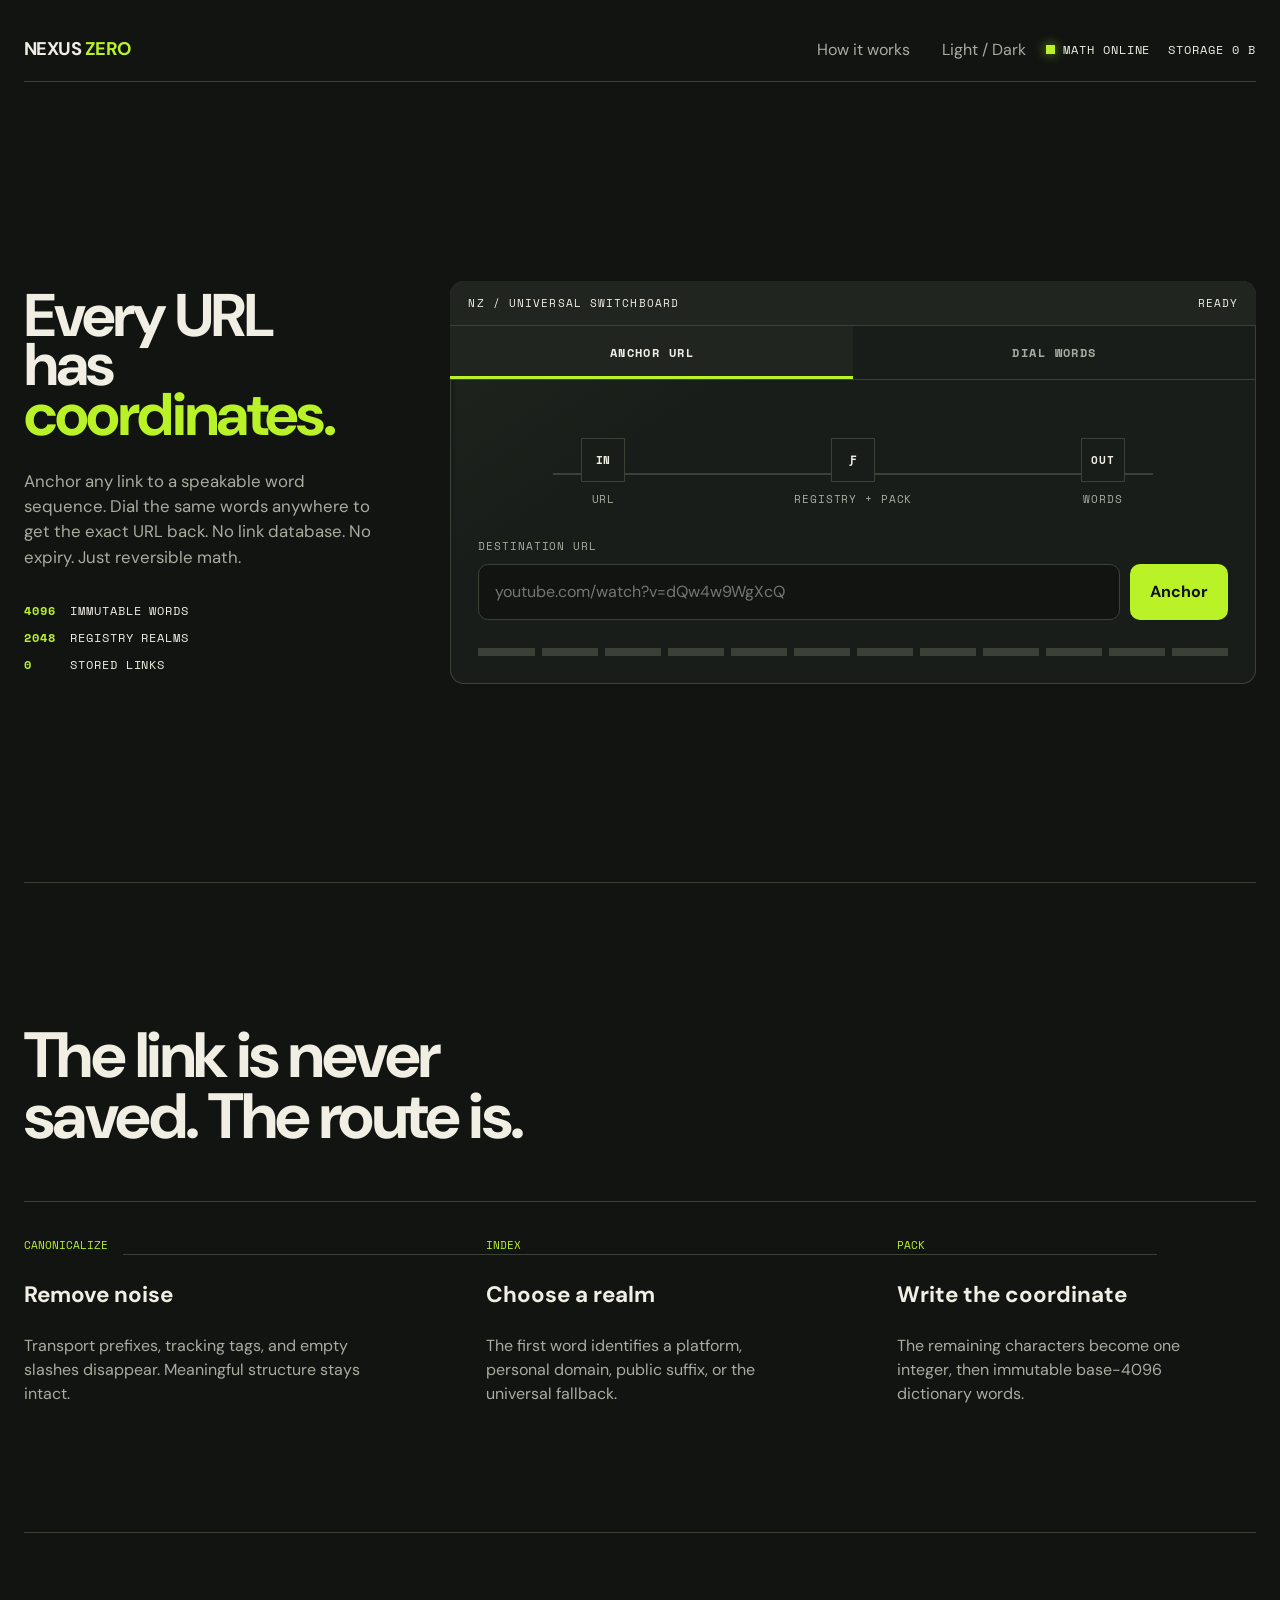
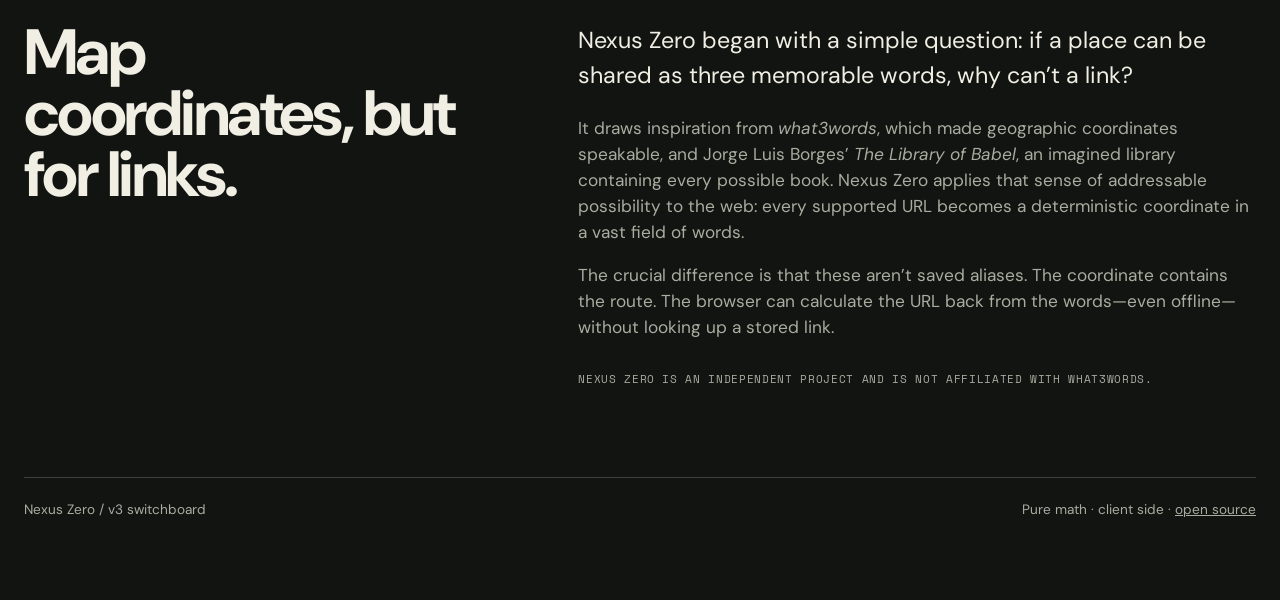
<file: index.html>
<!doctype html><html lang="en"><head><meta charset="utf-8"><meta name="viewport" content="width=device-width,initial-scale=1"><meta name="description" content="Turn URLs into permanent, speakable word coordinates with pure math."><title>Nexus Zero — URL coordinates, no database</title><link rel="stylesheet" href="styles.css"></head><body><main class="shell"><header class="mast"><a class="brand" href="./">NEXUS <i>ZERO</i></a><nav class="nav"><a href="how-it-works.html">How it works</a><button class="icon-btn" id="theme" aria-label="Toggle color theme">Light / Dark</button><span class="statusline"><span><i class="lamp"></i>Math online</span><span>Storage 0 B</span></span></nav></header>
<section class="hero"><div class="intro"><h1>Every URL has <span>coordinates.</span></h1><p>Anchor any link to a speakable word sequence. Dial the same words anywhere to get the exact URL back. No link database. No expiry. Just reversible math.</p><div class="truth"><b>4096</b><span>immutable words</span><b>2048</b><span>registry realms</span><b>0</b><span>stored links</span></div></div>
<section class="machine" aria-label="URL coordinate switchboard"><div class="machine-head"><span>NZ / Universal switchboard</span><span id="clock">Ready</span></div><div class="tabs" role="tablist"><button class="tab active" role="tab" aria-selected="true" data-mode="anchor">Anchor URL</button><button class="tab" role="tab" aria-selected="false" data-mode="dial">Dial words</button></div><div class="board"><div class="route" id="route"><div class="node"><b>IN</b><span id="route-in">URL</span></div><div class="node"><b>ƒ</b><span>Registry + pack</span></div><div class="node"><b>OUT</b><span id="route-out">Words</span></div></div><form id="form"><label id="input-label" for="entry">Destination URL</label><div class="inputrow"><input id="entry" inputmode="url" autocomplete="off" placeholder="youtube.com/watch?v=dQw4w9WgXcQ" required><button class="action" id="submit">Anchor</button></div></form><div class="result" id="result" aria-live="polite"><small id="result-label">Coordinate locked</small><output id="output"></output><p class="result-detail" id="result-detail"></p><div class="result-actions"><button class="minor" id="copy">Copy</button><a class="minor" id="launch" target="_blank" rel="noopener">Open destination ↗</a></div></div><div class="dice hidden" id="dice"><div class="realm-control"><label>Lock realm</label><details class="realm-picker" id="realm-picker"><summary><span id="realm-label">Any assigned realm</span><i aria-hidden="true"></i></summary><div class="realm-menu"><input id="realm-search" type="search" placeholder="Find a realm" aria-label="Find a realm"><div class="realm-options" id="realm-options"></div></div></details></div><button id="roll">Roll coordinates</button></div></div><div class="signal-strip" id="signals" aria-hidden="true"></div></section></section>
<section class="section"><h2>The link is never saved. The route is.</h2><div class="steps"><article class="step"><code>CANONICALIZE</code><h3>Remove noise</h3><p>Transport prefixes, tracking tags, and empty slashes disappear. Meaningful structure stays intact.</p></article><article class="step"><code>INDEX</code><h3>Choose a realm</h3><p>The first word identifies a platform, personal domain, public suffix, or the universal fallback.</p></article><article class="step"><code>PACK</code><h3>Write the coordinate</h3><p>The remaining characters become one integer, then immutable base-4096 dictionary words.</p></article></div></section>
<section class="section origin" id="about"><div><h2>Map coordinates, but for links.</h2></div><div class="origin-copy"><p>Nexus Zero began with a simple question: if a place can be shared as three memorable words, why can’t a link?</p><p>It draws inspiration from <em>what3words</em>, which made geographic coordinates speakable, and Jorge Luis Borges’ <em>The Library of Babel</em>, an imagined library containing every possible book. Nexus Zero applies that sense of addressable possibility to the web: every supported URL becomes a deterministic coordinate in a vast field of words.</p><p>The crucial difference is that these aren’t saved aliases. The coordinate contains the route. The browser can calculate the URL back from the words—even offline—without looking up a stored link.</p><small>Nexus Zero is an independent project and is not affiliated with what3words.</small></div></section><footer class="footer"><span>Nexus Zero / v3 switchboard</span><span>Pure math · client side · <a href="https://github.com/sivab193/nexus-zero">open source</a></span></footer></main><script type="module" src="app.js?v=20261015-2"></script></body></html>
</file>
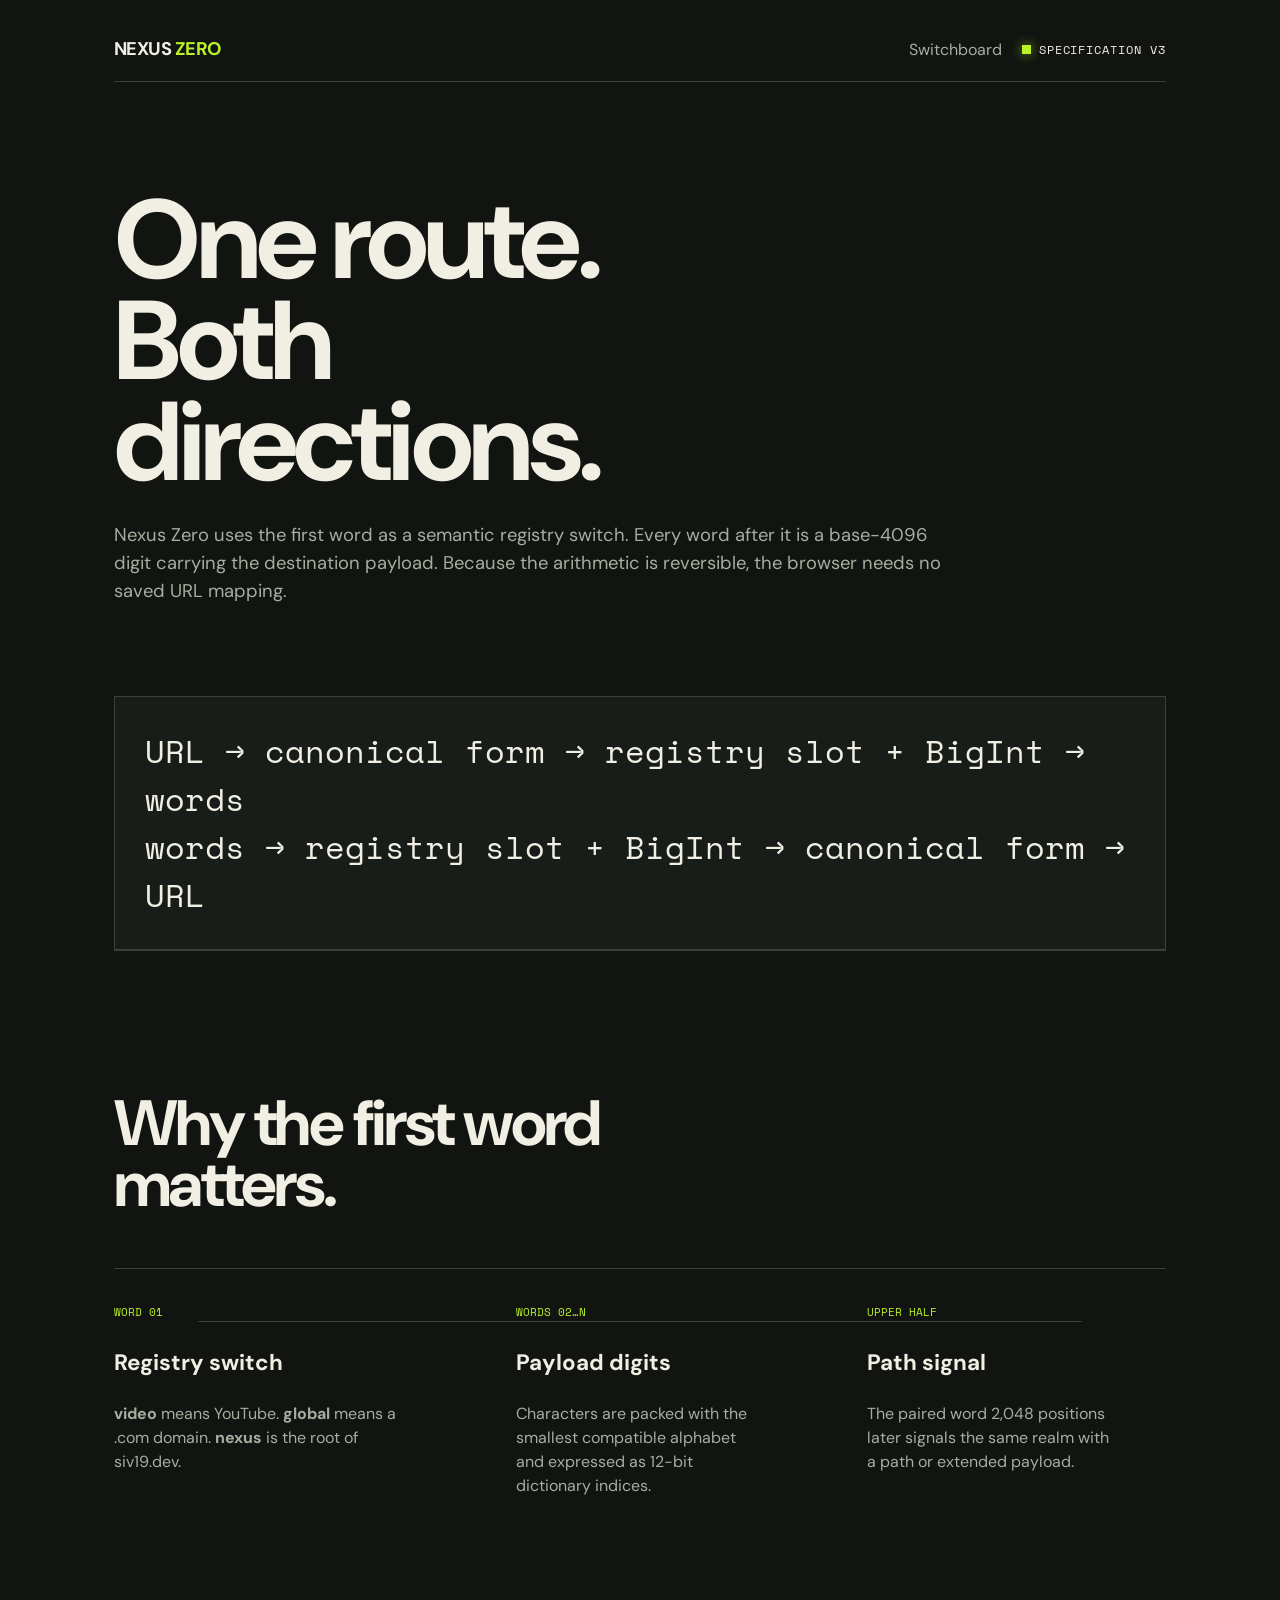
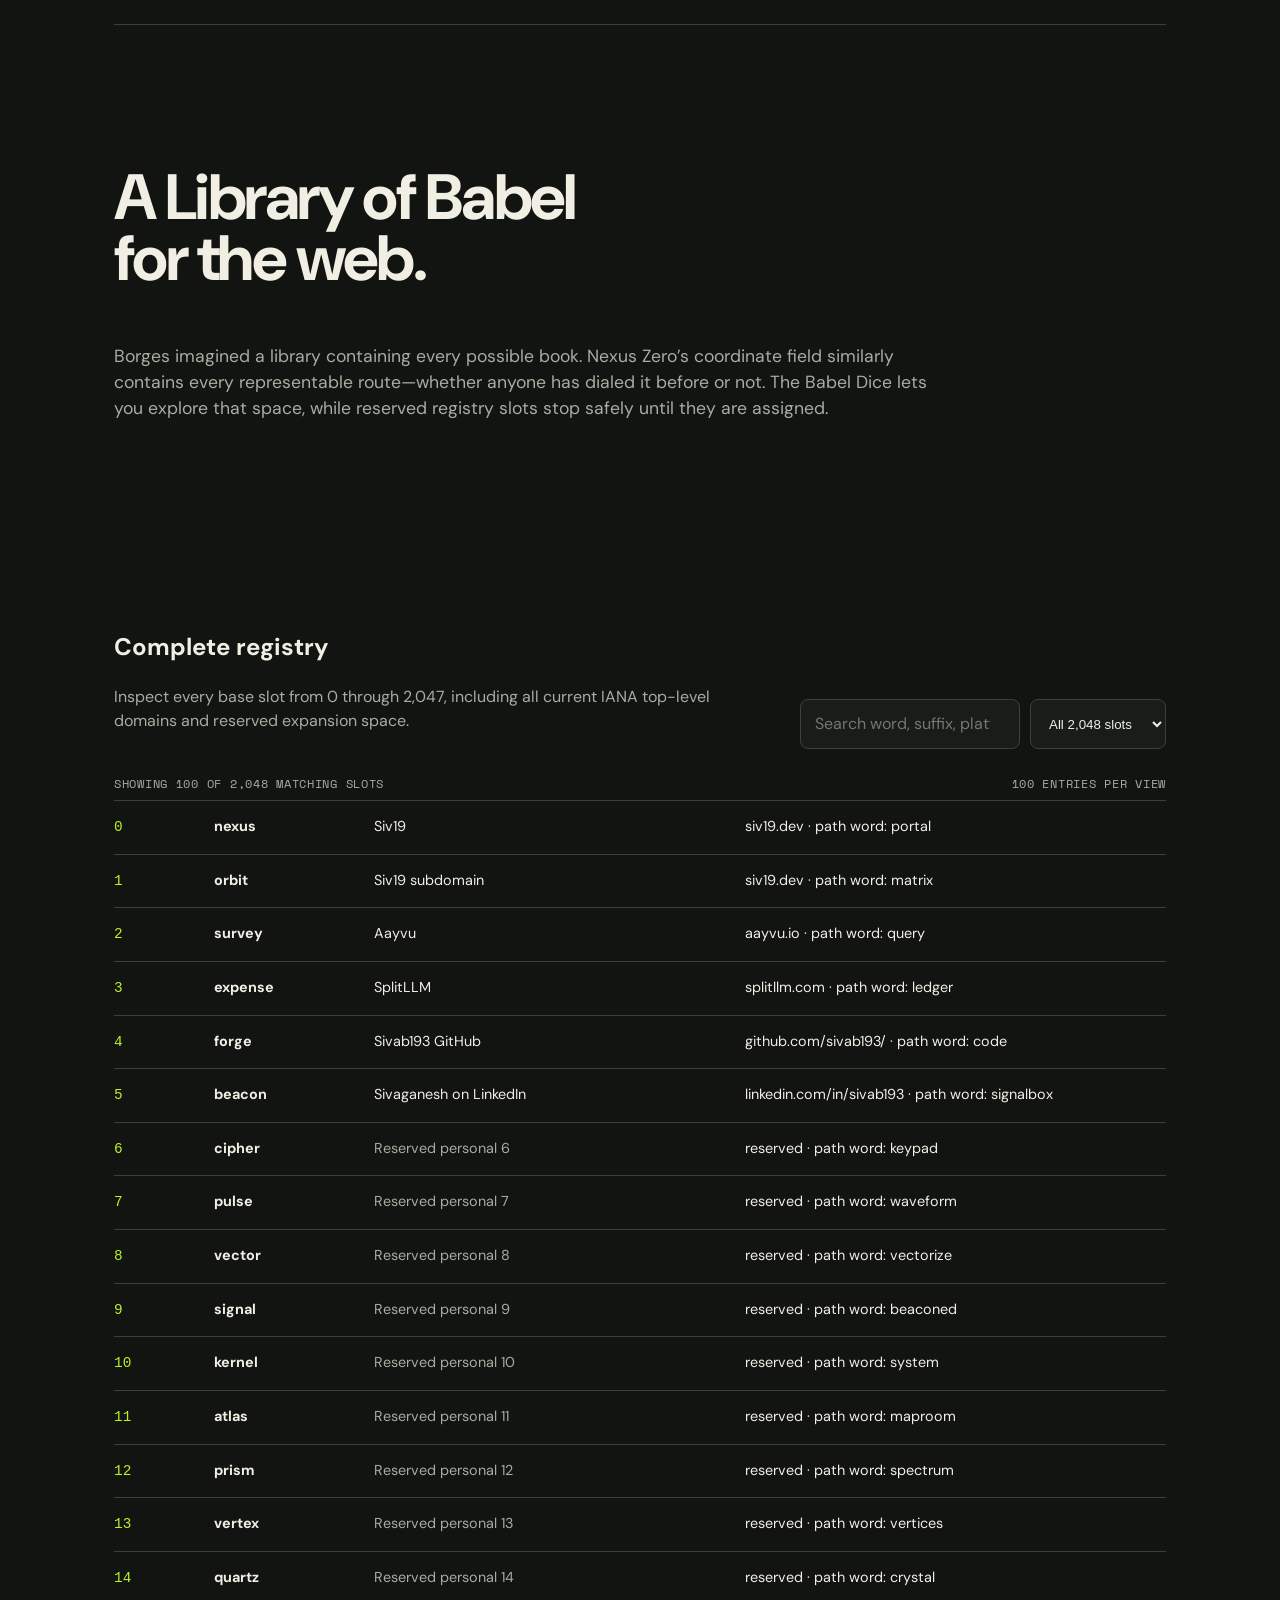
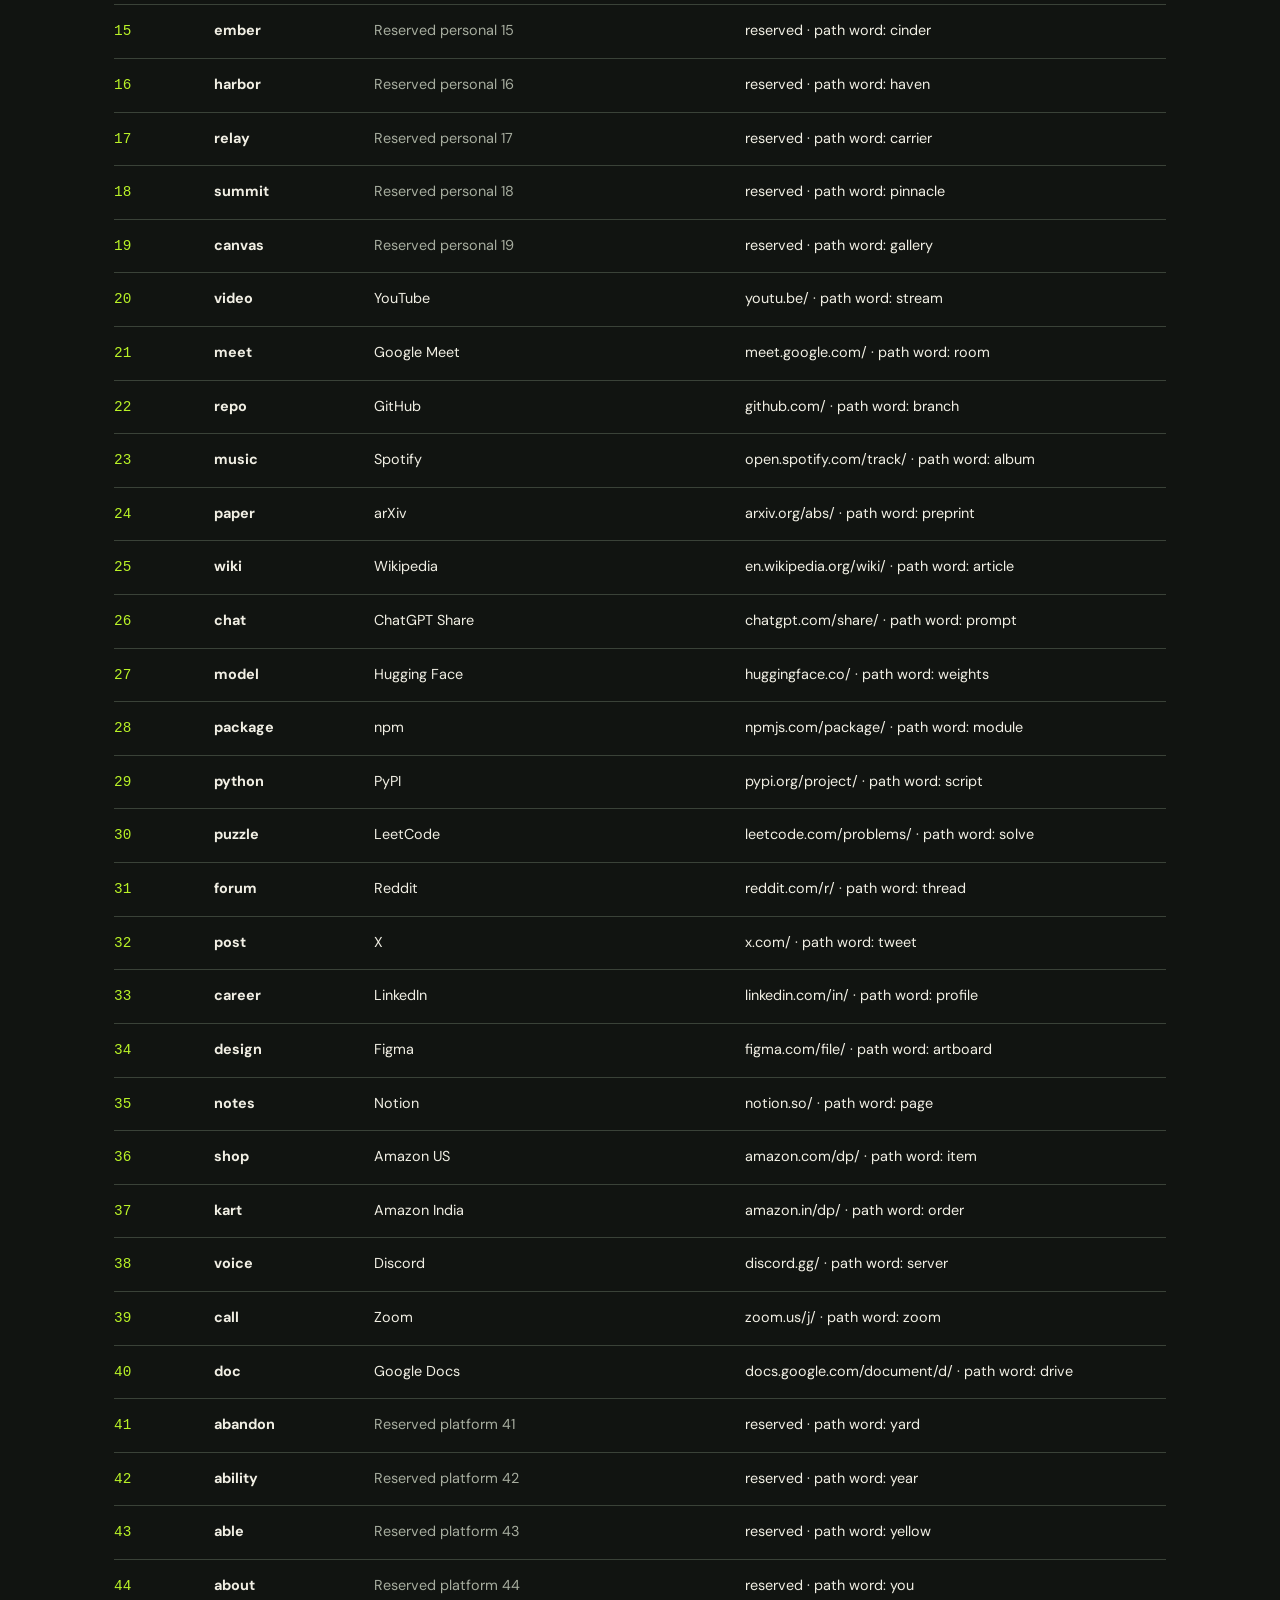
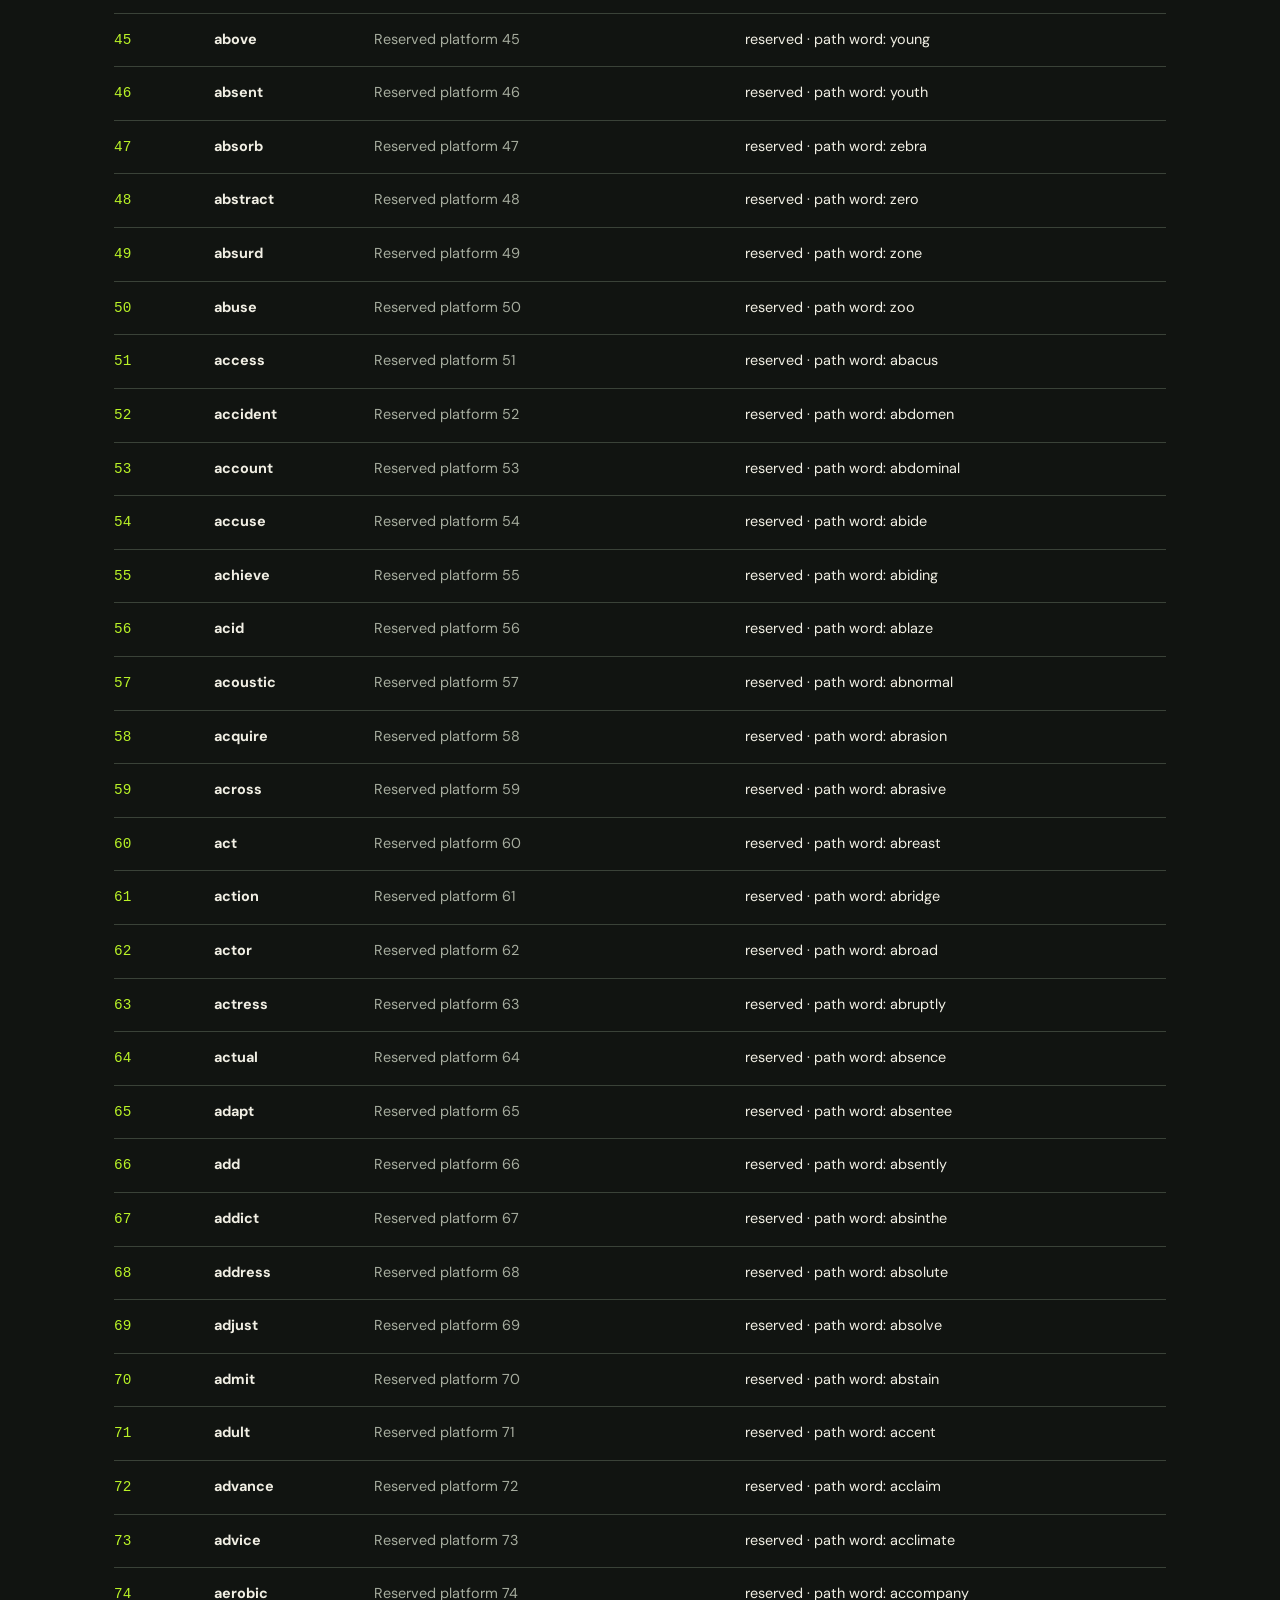
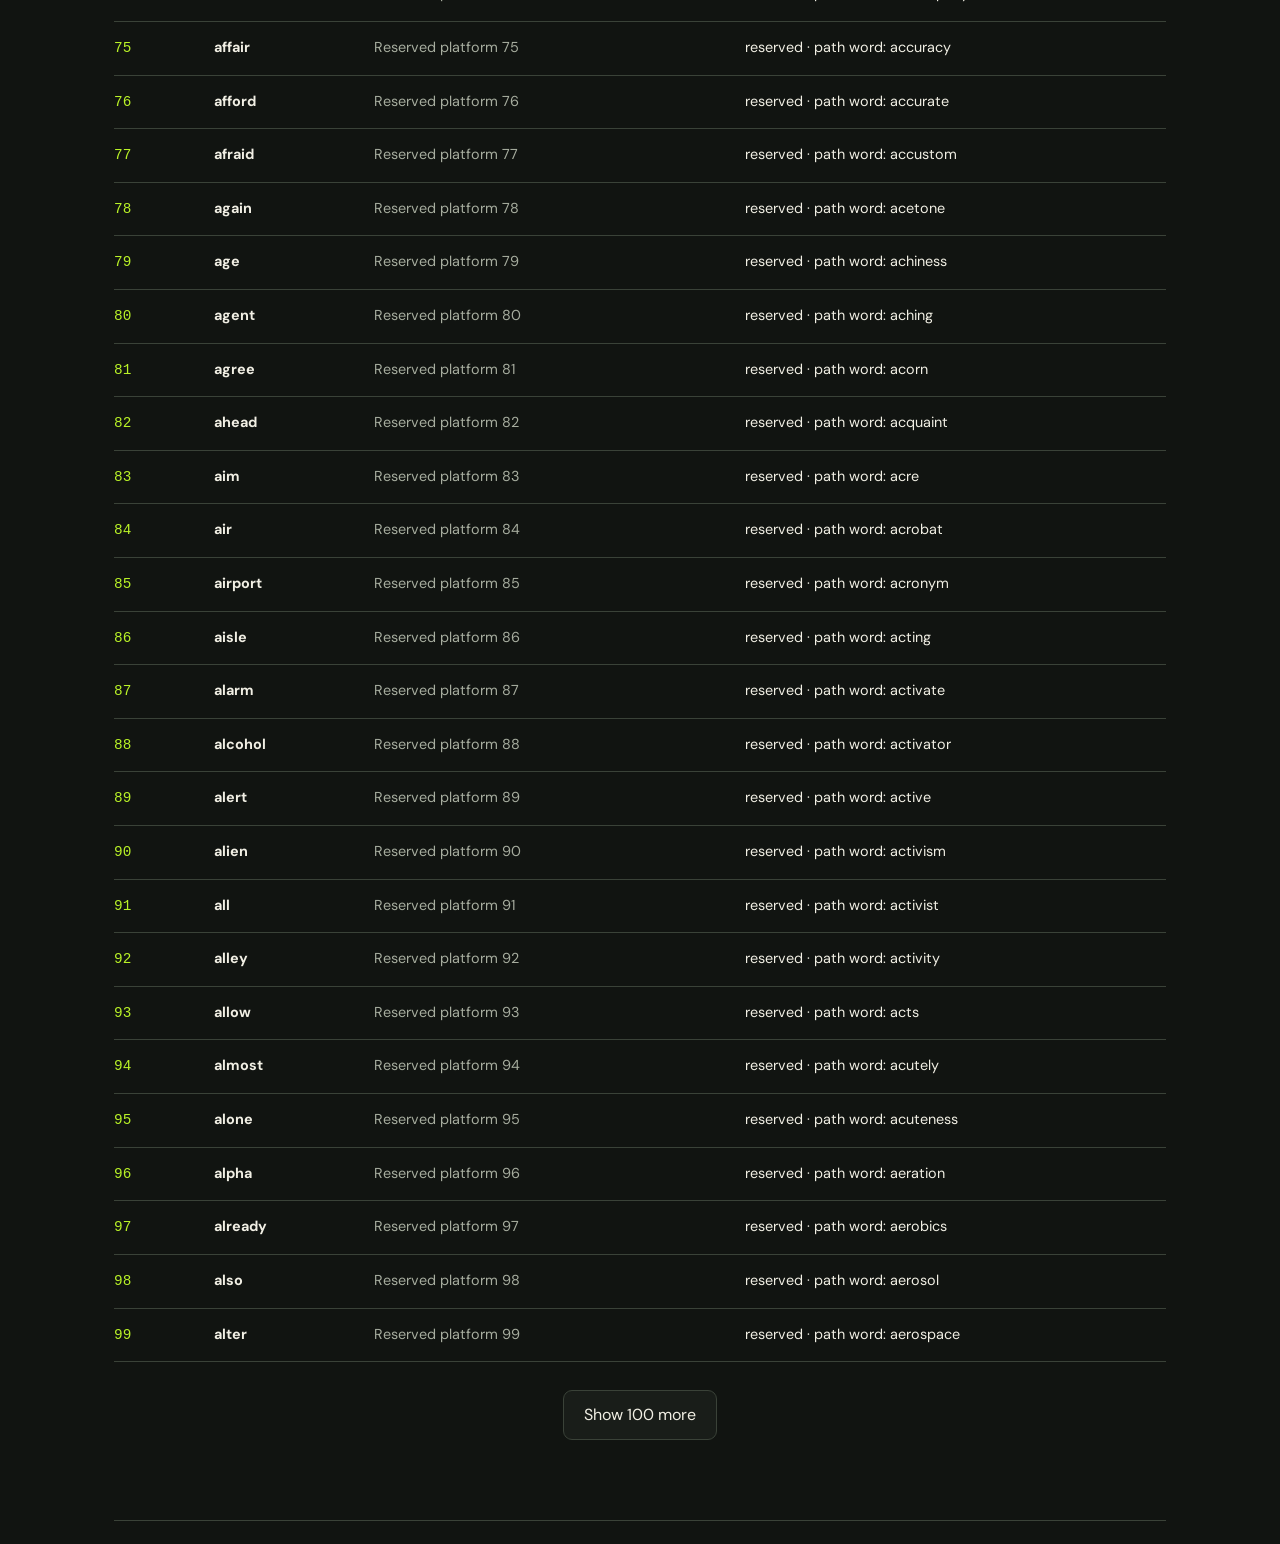
<file: how-it-works.html>
<!doctype html>
<html lang="en">
<head>
  <meta charset="utf-8">
  <meta name="viewport" content="width=device-width,initial-scale=1">
  <meta name="description" content="Explore the pure-math registry and dictionary behind Nexus Zero.">
  <title>How Nexus Zero works</title>
  <link rel="stylesheet" href="styles.css">
  <style>
    .doc{max-width:1100px;margin:auto;padding:18px 24px 80px}.doc-head{padding:12vh 0 8vh}.doc-head h1{font-size:clamp(3.2rem,9vw,7rem);line-height:.9;letter-spacing:-.04em;margin:0;max-width:9ch}.doc-head p{max-width:65ch;color:var(--muted);font-size:1.15rem;margin-top:30px}.formula{font:clamp(1rem,3vw,2rem) 'Space Mono';padding:30px;border:1px solid var(--line);background:var(--panel);overflow:auto}.explorer{padding:80px 0}.explorer-head{display:flex;align-items:end;justify-content:space-between;gap:28px}.explorer-tools{display:grid;grid-template-columns:minmax(220px,1fr) auto;gap:10px}.explorer input,.explorer select{background:var(--panel);color:var(--ink);border:1px solid var(--line);border-radius:8px;padding:12px 14px}.explorer-meta{display:flex;justify-content:space-between;gap:20px;margin:26px 0 8px;color:var(--muted);font:12px 'Space Mono';text-transform:uppercase;letter-spacing:.06em}.registry-list{border-top:1px solid var(--line)}.reg-row{display:grid;grid-template-columns:80px 140px 1fr 1.2fr;gap:20px;padding:15px 0;border-bottom:1px solid var(--line);font-size:.9rem;align-items:baseline}.reg-row code{color:var(--green)}.reg-row .reserved{color:var(--muted)}.load-more{display:block;margin:28px auto 0;border:1px solid var(--line);background:var(--panel);color:var(--ink);border-radius:9px;padding:12px 20px}.load-more:hover,.load-more:focus-visible{border-color:var(--green)}
    @media(max-width:700px){.doc{padding:12px 14px 50px}.explorer-head{align-items:stretch;flex-direction:column}.explorer-tools{grid-template-columns:1fr}.reg-row{grid-template-columns:55px 1fr;gap:8px 14px}.reg-row span:last-child{grid-column:2}.explorer-meta{align-items:flex-start;flex-direction:column;gap:4px}}
  </style>
</head>
<body><main class="doc">
  <header class="mast"><a class="brand" href="./">NEXUS <i>ZERO</i></a><nav class="nav"><a href="./">Switchboard</a><span class="statusline"><span><i class="lamp"></i>Specification v3</span></span></nav></header>
  <section class="doc-head"><h1>One route. Both directions.</h1><p>Nexus Zero uses the first word as a semantic registry switch. Every word after it is a base-4096 digit carrying the destination payload. Because the arithmetic is reversible, the browser needs no saved URL mapping.</p></section>
  <div class="formula">URL → canonical form → registry slot + BigInt → words<br>words → registry slot + BigInt → canonical form → URL</div>
  <section class="section"><h2>Why the first word matters.</h2><div class="steps"><article class="step"><code>WORD 01</code><h3>Registry switch</h3><p><strong>video</strong> means YouTube. <strong>global</strong> means a .com domain. <strong>nexus</strong> is the root of siv19.dev.</p></article><article class="step"><code>WORDS 02…N</code><h3>Payload digits</h3><p>Characters are packed with the smallest compatible alphabet and expressed as 12-bit dictionary indices.</p></article><article class="step"><code>UPPER HALF</code><h3>Path signal</h3><p>The paired word 2,048 positions later signals the same realm with a path or extended payload.</p></article></div></section>
  <section class="section"><h2>A Library of Babel for the web.</h2><p style="max-width:70ch;color:var(--muted);font-size:1.1rem">Borges imagined a library containing every possible book. Nexus Zero’s coordinate field similarly contains every representable route—whether anyone has dialed it before or not. The Babel Dice lets you explore that space, while reserved registry slots stop safely until they are assigned.</p></section>
  <section class="explorer" id="registry-explorer"><div class="explorer-head"><div><h2>Complete registry</h2><p style="color:var(--muted)">Inspect every base slot from 0 through 2,047, including all current IANA top-level domains and reserved expansion space.</p></div><div class="explorer-tools"><input id="search" type="search" placeholder="Search word, suffix, platform, or slot" aria-label="Search registry"><select id="kind" aria-label="Filter registry"><option value="all">All 2,048 slots</option><option value="assigned">Assigned only</option><option value="suffix">IANA domains</option><option value="reserved">Reserved only</option></select></div></div><div class="explorer-meta"><span id="count">Loading registry…</span><span>100 entries per view</span></div><div class="registry-list" id="registry"></div><button class="load-more" id="more" type="button">Show 100 more</button></section>
  <footer class="footer"><span>Immutable indices. Append-only meanings.</span><a href="./">Open switchboard →</a></footer>
</main><script type="module" src="explorer.js?v=20261015-1"></script></body></html>
</file>
<file: styles.css>
@import url('https://fonts.googleapis.com/css2?family=DM+Sans:wght@400;500;600;700&family=Space+Mono:wght@400;700&display=swap');
:root{--bg:#111411;--panel:#191d19;--panel2:#20251f;--ink:#f1efe4;--muted:#a7ad9f;--line:#3a4238;--green:#b9f227;--amber:#ffb340;--red:#ff6b56;--shadow:0 20px 45px rgba(0,0,0,.28);--r:14px;color-scheme:dark}
[data-theme="light"]{--bg:#e9e6da;--panel:#f5f2e8;--panel2:#dfded2;--ink:#1b201b;--muted:#5e675d;--line:#b4b8aa;--green:#4a6f00;--amber:#a35500;--red:#aa2d21;--shadow:0 20px 45px rgba(39,45,37,.14);color-scheme:light}
*{box-sizing:border-box}html{scroll-behavior:smooth}body{margin:0;background:var(--bg);color:var(--ink);font-family:'DM Sans',sans-serif;line-height:1.5}::selection{background:var(--green);color:var(--bg)}button,input{font:inherit}button,a{color:inherit}button{cursor:pointer}.shell{max-width:1440px;margin:auto;padding:18px 24px 80px}.mast{display:flex;align-items:center;justify-content:space-between;border-bottom:1px solid var(--line);height:64px}.brand{font-weight:700;letter-spacing:-.03em;text-decoration:none;font-size:1.15rem}.brand i{color:var(--green);font-style:normal}.nav{display:flex;gap:8px;align-items:center}.nav a,.icon-btn{border:0;background:transparent;text-decoration:none;padding:9px 12px;color:var(--muted)}.nav a:hover,.nav a:focus-visible,.icon-btn:hover,.icon-btn:focus-visible{color:var(--ink);outline:1px solid var(--green);outline-offset:2px}.statusline{display:flex;gap:18px;align-items:center;font:12px 'Space Mono',monospace;text-transform:uppercase;letter-spacing:.08em}.lamp{width:9px;height:9px;background:var(--green);display:inline-block;margin-right:8px;box-shadow:0 0 12px color-mix(in srgb,var(--green),transparent 35%)}.hero{min-height:calc(100vh - 100px);display:grid;grid-template-columns:minmax(250px,.72fr) minmax(560px,1.6fr);gap:5vw;align-items:center;padding:7vh 0}.intro h1{font-size:clamp(3.4rem,8vw,7.4rem);line-height:.82;letter-spacing:-.04em;margin:0 0 30px;max-width:7ch}.intro h1 span{display:block;color:var(--green)}.intro p{max-width:31rem;font-size:1.05rem;color:var(--muted)}.truth{font:12px 'Space Mono';text-transform:uppercase;letter-spacing:.08em;margin-top:32px;display:grid;grid-template-columns:auto 1fr;gap:10px 14px}.truth b{color:var(--green)}.machine{background:var(--panel);border:1px solid var(--line);border-radius:var(--r);box-shadow:var(--shadow);overflow:hidden}.machine-head{display:flex;justify-content:space-between;align-items:center;padding:14px 18px;background:var(--panel2);border-bottom:1px solid var(--line);font:11px 'Space Mono';letter-spacing:.1em;text-transform:uppercase}.tabs{display:grid;grid-template-columns:1fr 1fr}.tab{border:0;border-bottom:1px solid var(--line);background:transparent;color:var(--muted);padding:18px;text-transform:uppercase;font:700 12px 'Space Mono';letter-spacing:.12em}.tab.active{color:var(--ink);background:var(--panel2);box-shadow:inset 0 -3px var(--green)}.board{padding:28px}.route{height:130px;position:relative;display:grid;grid-template-columns:1fr 1fr 1fr;align-items:center;text-align:center;font:10px 'Space Mono';letter-spacing:.08em;text-transform:uppercase;color:var(--muted)}.route:before{content:"";position:absolute;left:10%;right:10%;top:50%;height:2px;background:var(--line)}.route.active:after{content:"";position:absolute;left:10%;top:50%;height:2px;width:80%;background:var(--green);transform-origin:left;animation:trace .8s cubic-bezier(.16,1,.3,1);box-shadow:0 0 14px var(--green)}@keyframes trace{from{transform:scaleX(0)}to{transform:scaleX(1)}}.node{position:relative;z-index:1}.node b{display:grid;place-items:center;width:44px;height:44px;margin:0 auto 9px;background:var(--panel);border:1px solid var(--line);color:var(--ink)}.route.active .node b{border-color:var(--green)}label{display:block;font:11px 'Space Mono';text-transform:uppercase;letter-spacing:.08em;color:var(--muted);margin-bottom:10px}.inputrow{display:flex;gap:10px}.inputrow input{min-width:0;flex:1;border:1px solid var(--line);background:var(--bg);color:var(--ink);padding:15px 16px;border-radius:10px;outline:none}.inputrow input:focus{border-color:var(--green);box-shadow:0 0 0 3px color-mix(in srgb,var(--green),transparent 80%)}.action{border:0;border-radius:10px;padding:0 20px;background:var(--green);color:#111;font-weight:700}.action:hover{filter:brightness(1.08)}.action:active{transform:translateY(1px)}.result{margin-top:18px;padding:18px;background:var(--panel2);border-radius:10px;min-height:108px;display:none}.result.show{display:block}.result small{font:10px 'Space Mono';text-transform:uppercase;color:var(--muted)}.result output{display:block;font:700 clamp(1rem,2.5vw,1.5rem) 'Space Mono';margin:8px 0 14px;overflow-wrap:anywhere}.result-actions{display:flex;gap:10px}.minor{border:1px solid var(--line);background:transparent;border-radius:8px;padding:8px 12px;font-size:.8rem}.minor:hover{border-color:var(--green)}.notice{color:var(--amber)}.dice{display:flex;justify-content:space-between;align-items:center;margin-top:18px;padding-top:18px;border-top:1px solid var(--line)}.dice button{border:0;background:transparent;color:var(--green);font:700 12px 'Space Mono';text-transform:uppercase}.signal-strip{display:grid;grid-template-columns:repeat(12,1fr);gap:7px;padding:0 28px 28px}.signal-strip i{height:8px;background:var(--line)}.signal-strip i.on{background:var(--green);box-shadow:0 0 10px var(--green)}.section{padding:90px 0;border-top:1px solid var(--line)}.section h2{font-size:clamp(2rem,5vw,4.5rem);letter-spacing:-.04em;line-height:.95;max-width:12ch}.steps{display:grid;grid-template-columns:repeat(3,1fr);gap:1px;background:var(--line);border:1px solid var(--line)}.step{background:var(--bg);padding:30px}.step code{font:11px 'Space Mono';color:var(--green)}.step h3{font-size:1.4rem}.step p{color:var(--muted)}.footer{display:flex;justify-content:space-between;border-top:1px solid var(--line);padding-top:22px;color:var(--muted);font-size:.85rem}.hidden{display:none!important}
@media(max-width:850px){.shell{padding:12px 14px 50px}.statusline{display:none}.hero{grid-template-columns:1fr;padding:60px 0;gap:48px}.intro h1{font-size:clamp(3.7rem,19vw,6rem)}.board{padding:18px}.inputrow{flex-direction:column}.action{padding:14px}.steps{grid-template-columns:1fr}.footer{flex-direction:column;gap:10px}.nav a{display:none}}
@media(prefers-reduced-motion:reduce){*{scroll-behavior:auto!important;animation:none!important;transition:none!important}}
.origin{display:grid;grid-template-columns:.8fr 1.2fr;gap:8vw}.origin h2{margin-top:0}.origin-copy{max-width:68ch;font-size:1.08rem}.origin-copy p:first-child{font-size:1.45rem;color:var(--ink);margin-top:0}.origin-copy p{color:var(--muted)}.origin-copy small{display:block;margin-top:30px;font:11px 'Space Mono';color:var(--muted);text-transform:uppercase;letter-spacing:.06em}@media(max-width:1100px){.hero{grid-template-columns:1fr;gap:48px}.intro h1{max-width:9ch}.intro p{max-width:42rem}}@media(max-width:850px){.origin{grid-template-columns:1fr}}
@media(max-width:600px){body{overflow-x:hidden}.brand{display:block!important}.intro h1{font-size:clamp(3rem,15vw,4rem);max-width:100%;overflow-wrap:anywhere}.hero,.machine{min-width:0;width:100%}.machine-head{font-size:10px}.tab{padding:15px 8px;letter-spacing:.08em}.route{font-size:10px}.node b{width:40px;height:40px}.board{padding:14px}.signal-strip{padding:0 14px 20px}}
.intro h1{font-size:clamp(3.4rem,4.7vw,6rem)}.machine{border:0;box-shadow:inset 0 0 0 1px var(--line),inset 0 0 0 5px var(--panel);background:linear-gradient(145deg,var(--panel2),var(--panel) 32%)}.route{font-size:11px}.route.active:after,.signal-strip i.on{box-shadow:none}.steps{position:relative;background:transparent;border:0;border-top:1px solid var(--line);gap:0}.steps:before{content:"";position:absolute;left:8%;right:8%;top:52px;height:1px;background:var(--line)}.step{position:relative;background:transparent;padding:30px 4vw 20px 0}.step+ .step{padding-left:4vw}.step code{position:relative;background:var(--bg);padding-right:12px}.dice{gap:12px}.dice label{margin:0}.dice select{background:var(--bg);color:var(--ink);border:1px solid var(--line);border-radius:7px;padding:7px;max-width:190px}
@media(max-width:850px){.nav a{display:inline}.icon-btn{display:none}.steps{grid-template-columns:1fr}.steps:before{left:0;right:auto;top:24px;bottom:24px;width:1px;height:auto}.step,.step+ .step{padding:18px 0 18px 24px}}
@media(max-width:600px){.hero{padding:32px 0;gap:28px}.intro h1{font-size:clamp(3rem,15vw,4rem);line-height:.94;margin-bottom:18px}.intro p{font-size:1rem}.truth{margin-top:20px}.route{height:100px;font-size:11px}.dice{align-items:flex-start;flex-wrap:wrap}.dice label{width:100%}}
.result-detail{margin:-4px 0 16px;color:var(--muted);font-size:.88rem;overflow-wrap:anywhere}.result-actions{flex-wrap:wrap}.result-actions .minor{text-decoration:none}.realm-control{position:relative;min-width:260px}.realm-picker{position:relative}.realm-picker summary{list-style:none;display:flex;align-items:center;justify-content:space-between;gap:18px;background:var(--bg);border:1px solid var(--line);border-radius:9px;padding:11px 13px;cursor:pointer;font-size:.9rem}.realm-picker summary::-webkit-details-marker{display:none}.realm-picker summary:hover,.realm-picker summary:focus-visible,.realm-picker[open] summary{border-color:var(--green);outline:none}.realm-picker summary i{width:8px;height:8px;border-right:1px solid currentColor;border-bottom:1px solid currentColor;transform:rotate(45deg) translateY(-2px)}.realm-picker[open] summary i{transform:rotate(225deg) translate(-2px,-2px)}.realm-menu{position:absolute;z-index:20;left:0;bottom:calc(100% + 8px);width:min(390px,78vw);padding:10px;background:var(--panel2);border:1px solid var(--line);border-radius:12px;box-shadow:0 18px 38px rgba(0,0,0,.34)}.realm-menu input{width:100%;background:var(--bg);color:var(--ink);border:1px solid var(--line);border-radius:8px;padding:10px 12px;margin-bottom:8px;outline:none}.realm-menu input:focus{border-color:var(--green)}.realm-options{max-height:300px;overflow:auto;scrollbar-color:var(--line) var(--panel2)}.realm-options button{display:grid;grid-template-columns:minmax(100px,.75fr) 1.25fr;width:100%;gap:12px;border:0;border-radius:7px;background:transparent;color:var(--ink);padding:9px 10px;text-align:left}.realm-options button:hover,.realm-options button:focus-visible{background:var(--bg);outline:none}.realm-options button[aria-selected="true"]{background:color-mix(in srgb,var(--green),transparent 86%);color:var(--green)}.realm-options b{font-family:'Space Mono';font-size:.78rem}.realm-options span{color:var(--muted);font-size:.82rem}.dice>button{padding:11px 0}
@media(max-width:600px){.realm-control{width:100%;min-width:0}.realm-menu{position:fixed;left:14px;right:14px;bottom:14px;width:auto;max-height:70vh}.realm-options{max-height:48vh}.dice>button{margin-left:auto}}
.coordinate-url{display:block;width:max-content;max-width:100%;margin:-10px 0 16px;color:var(--green);font:12px 'Space Mono';text-decoration:none;overflow-wrap:anywhere}.coordinate-url:hover,.coordinate-url:focus-visible{text-decoration:underline;outline:none}
</file>
